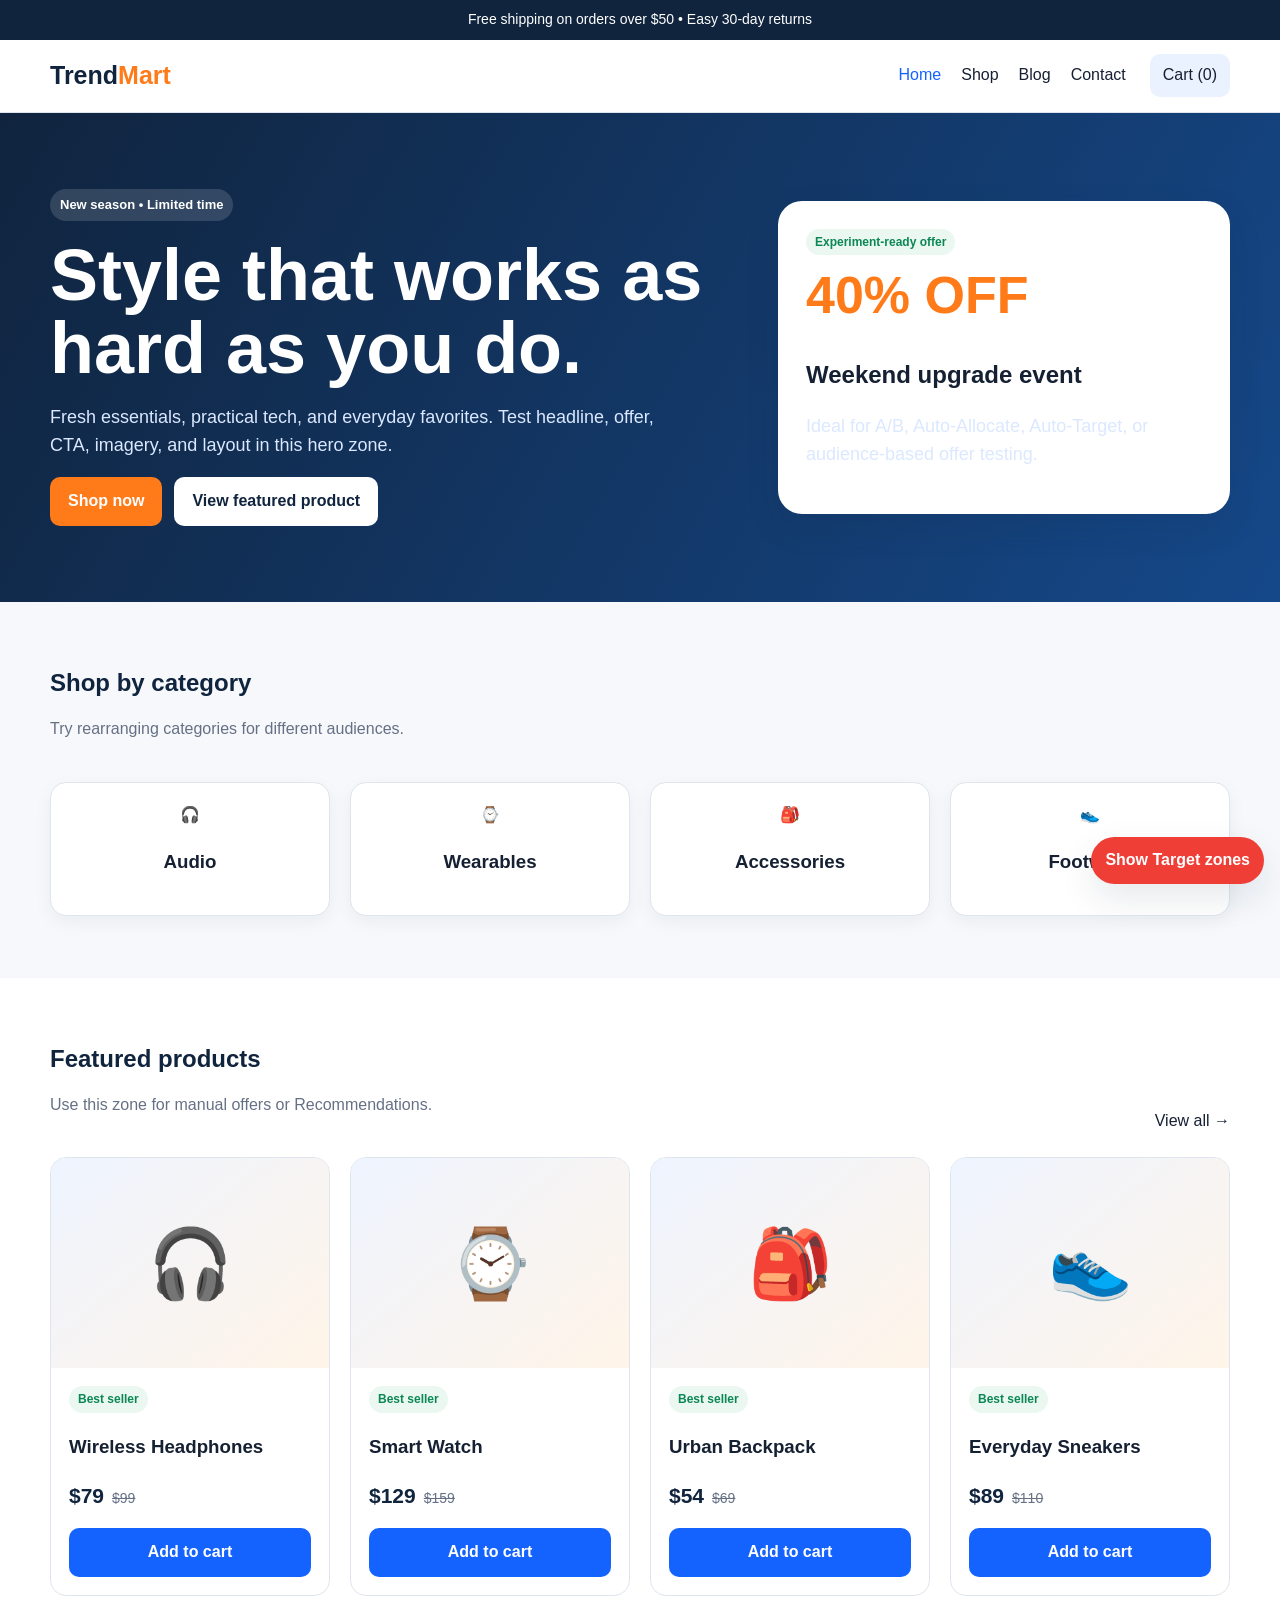
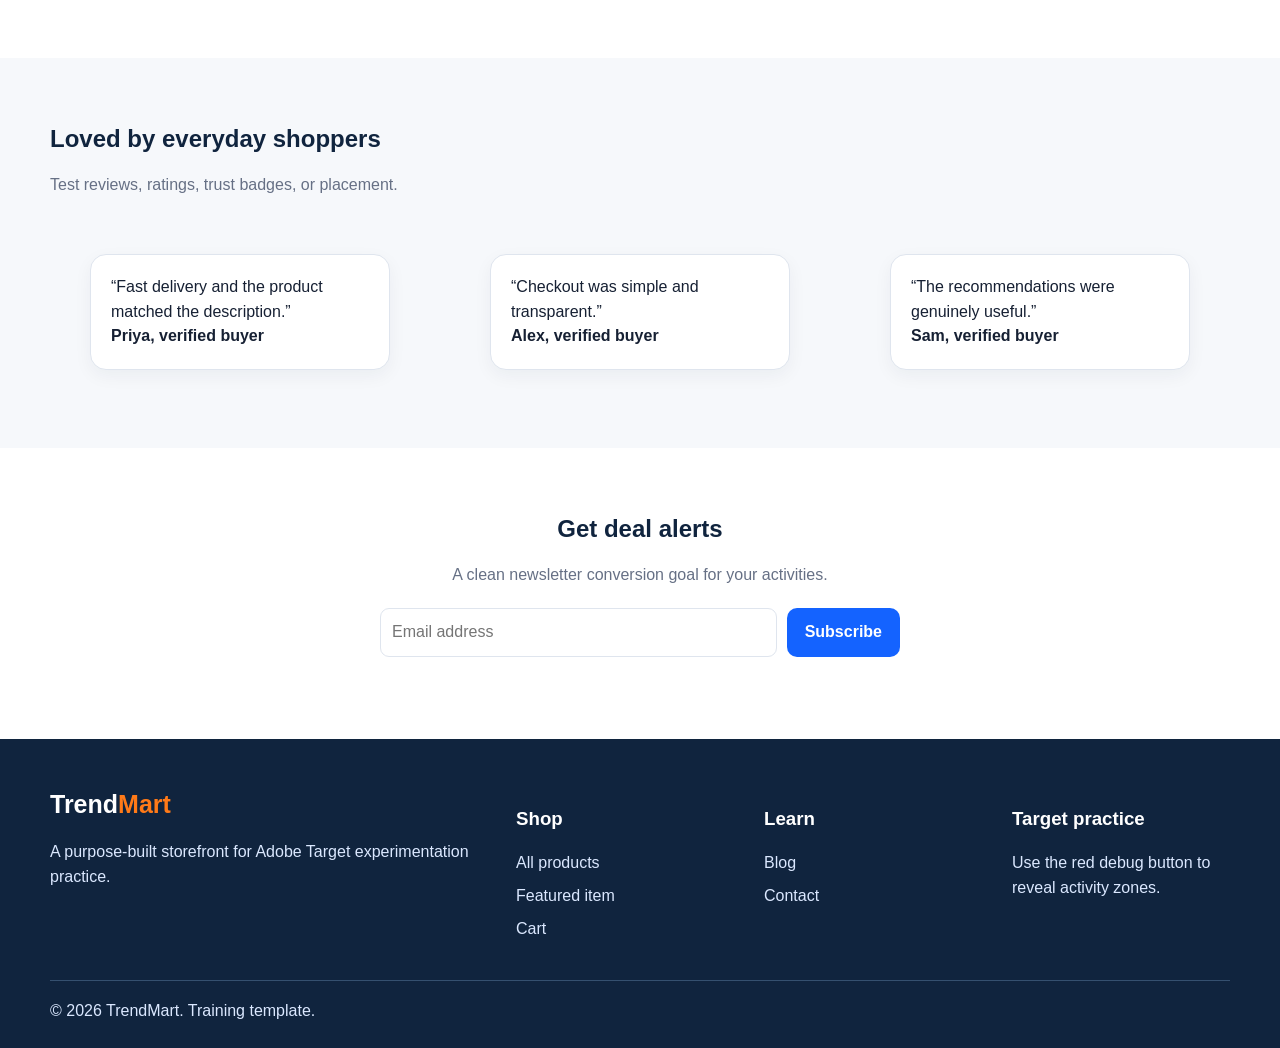
<file: index.html>
<!doctype html><html lang="en"><head><meta charset="utf-8"><meta name="viewport" content="width=device-width,initial-scale=1"><meta name="description" content="TrendMart Adobe Target practice website"><title>Home | TrendMart</title><link rel="stylesheet" href="styles.css"><!-- Add Adobe Tags/Web SDK embed code here -->
<script src="https://assets.adobedtm.com/666644a00be2/cd9afe4ae5f2/launch-7a9c5a2cbb65-development.min.js" async></script>
</head><body>
<div id="promo-bar" class="promo target-zone" data-target-zone="promo-bar">Free shipping on orders over $50 • Easy 30-day returns</div>
<header class="header"><div class="container nav"><a class="logo" href="index.html">Trend<span>Mart</span></a><button class="icon-btn mobile-toggle" aria-label="Toggle navigation">Menu</button><nav id="top-navigation" class="navlinks target-zone" data-target-zone="top-navigation"><a class="active" href="index.html">Home</a><a class="" href="products.html">Shop</a><a class="" href="blog.html">Blog</a><a class="" href="contact.html">Contact</a></nav><a class="icon-btn" href="cart.html" aria-label="Cart">Cart (<span data-cart-count>0</span>)</a></div></header>
<main>
<section id="hero-banner" class="hero target-zone" data-target-zone="hero-banner"><div class="container hero-grid"><div><span class="eyebrow">New season • Limited time</span><h1>Style that works as hard as you do.</h1><p>Fresh essentials, practical tech, and everyday favorites. Test headline, offer, CTA, imagery, and layout in this hero zone.</p><div style="display:flex;gap:12px;flex-wrap:wrap"><a class="btn orange" href="products.html" data-track="hero-shop-now">Shop now</a><a class="btn secondary" href="product.html" data-track="hero-learn-more">View featured product</a></div></div><div class="hero-card"><span class="badge">Experiment-ready offer</span><div class="deal">40% OFF</div><h2>Weekend upgrade event</h2><p class="muted">Ideal for A/B, Auto-Allocate, Auto-Target, or audience-based offer testing.</p></div></div></section>
<section class="section"><div class="container"><div class="section-head"><div><h2>Shop by category</h2><p class="muted">Try rearranging categories for different audiences.</p></div></div><div class="grid grid-4"><div class="card center">🎧<h3>Audio</h3></div><div class="card center">⌚<h3>Wearables</h3></div><div class="card center">🎒<h3>Accessories</h3></div><div class="card center">👟<h3>Footwear</h3></div></div></div></section>
<section id="featured-products" class="section white target-zone" data-target-zone="featured-products"><div class="container"><div class="section-head"><div><h2>Featured products</h2><p class="muted">Use this zone for manual offers or Recommendations.</p></div><a href="products.html">View all →</a></div><div class="grid grid-4"><article class="product-card"><a href="product.html"><div class="product-img">🎧</div></a><div class="product-info"><span class="badge">Best seller</span><h3>Wireless Headphones</h3><p><span class="price">$79</span><span class="old">$99</span></p><button class="btn full" data-add-cart data-sku="audio-101">Add to cart</button></div></article><article class="product-card"><a href="product.html"><div class="product-img">⌚</div></a><div class="product-info"><span class="badge">Best seller</span><h3>Smart Watch</h3><p><span class="price">$129</span><span class="old">$159</span></p><button class="btn full" data-add-cart data-sku="watch-201">Add to cart</button></div></article><article class="product-card"><a href="product.html"><div class="product-img">🎒</div></a><div class="product-info"><span class="badge">Best seller</span><h3>Urban Backpack</h3><p><span class="price">$54</span><span class="old">$69</span></p><button class="btn full" data-add-cart data-sku="bag-301">Add to cart</button></div></article><article class="product-card"><a href="product.html"><div class="product-img">👟</div></a><div class="product-info"><span class="badge">Best seller</span><h3>Everyday Sneakers</h3><p><span class="price">$89</span><span class="old">$110</span></p><button class="btn full" data-add-cart data-sku="shoe-401">Add to cart</button></div></article></div></div></section>
<section id="social-proof" class="section target-zone" data-target-zone="social-proof"><div class="container"><div class="section-head"><div><h2>Loved by everyday shoppers</h2><p class="muted">Test reviews, ratings, trust badges, or placement.</p></div></div><div class="grid grid-3"><blockquote class="card">“Fast delivery and the product matched the description.”<br><b>Priya, verified buyer</b></blockquote><blockquote class="card">“Checkout was simple and transparent.”<br><b>Alex, verified buyer</b></blockquote><blockquote class="card">“The recommendations were genuinely useful.”<br><b>Sam, verified buyer</b></blockquote></div></div></section>
<section class="section white"><div class="container center"><h2>Get deal alerts</h2><p class="muted">A clean newsletter conversion goal for your activities.</p><form id="newsletterForm" style="display:flex;gap:10px;max-width:520px;margin:20px auto"><input class="field" required type="email" placeholder="Email address" aria-label="Email address"><button class="btn" data-track="newsletter-signup">Subscribe</button></form></div></section></main>
<footer class="footer"><div class="container footer-grid"><div><div class="logo" style="color:white">Trend<span>Mart</span></div><p>A purpose-built storefront for Adobe Target experimentation practice.</p></div><div><h3>Shop</h3><a href="products.html">All products</a><a href="product.html">Featured item</a><a href="cart.html">Cart</a></div><div><h3>Learn</h3><a href="blog.html">Blog</a><a href="contact.html">Contact</a></div><div><h3>Target practice</h3><p>Use the red debug button to reveal activity zones.</p></div></div><div class="container" style="margin-top:30px;border-top:1px solid #35506f;padding-top:18px">© 2026 TrendMart. Training template.</div></footer>
<button id="debugToggle" class="debug-toggle" type="button">Show Target zones</button><div id="toast" class="toast" role="status"></div><script src="app.js"></script></body></html>
</file>
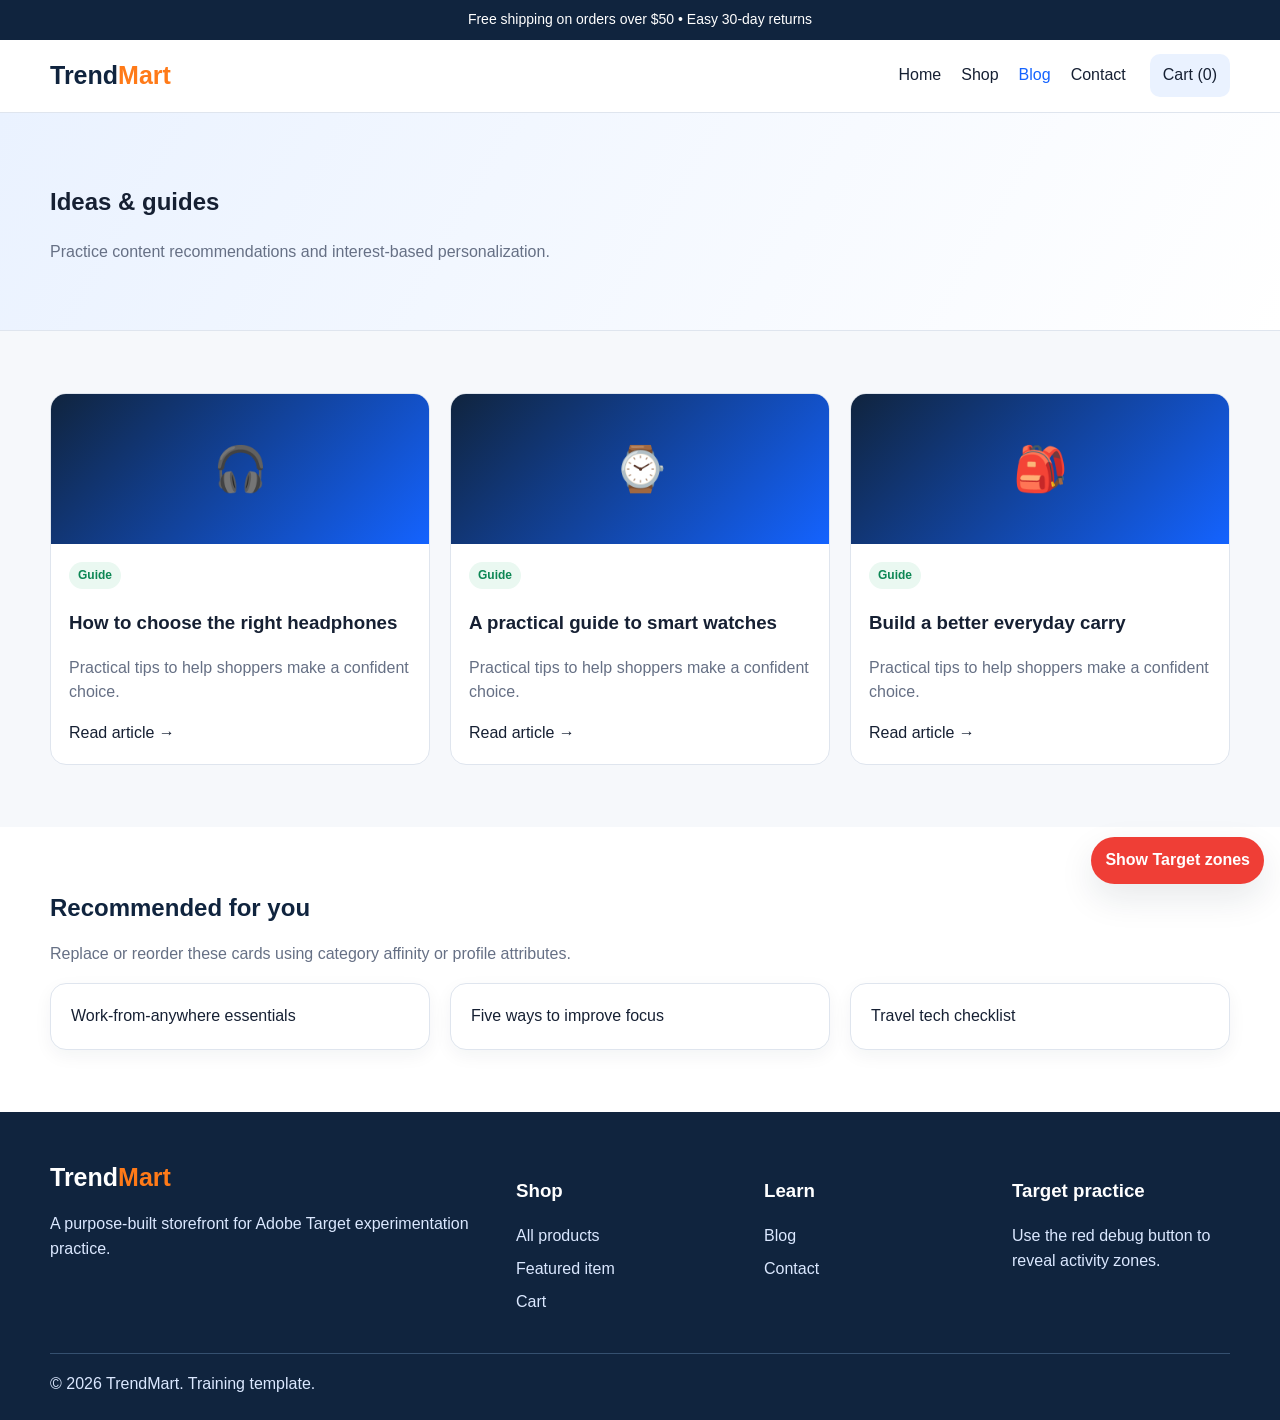
<file: blog.html>
<!doctype html><html lang="en"><head><meta charset="utf-8"><meta name="viewport" content="width=device-width,initial-scale=1"><meta name="description" content="TrendMart Adobe Target practice website"><title>Blog | TrendMart</title><link rel="stylesheet" href="styles.css"><!-- Add Adobe Tags/Web SDK embed code here --></head><body>
<div id="promo-bar" class="promo target-zone" data-target-zone="promo-bar">Free shipping on orders over $50 • Easy 30-day returns</div>
<header class="header"><div class="container nav"><a class="logo" href="index.html">Trend<span>Mart</span></a><button class="icon-btn mobile-toggle" aria-label="Toggle navigation">Menu</button><nav id="top-navigation" class="navlinks target-zone" data-target-zone="top-navigation"><a class="" href="index.html">Home</a><a class="" href="products.html">Shop</a><a class="active" href="blog.html">Blog</a><a class="" href="contact.html">Contact</a></nav><a class="icon-btn" href="cart.html" aria-label="Cart">Cart (<span data-cart-count>0</span>)</a></div></header>
<main><section class="page-hero"><div class="container"><h1>Ideas & guides</h1><p class="muted">Practice content recommendations and interest-based personalization.</p></div></section><section class="section"><div class="container"><div class="grid grid-3"><article class="article-card"><div class="article-img">🎧</div><div class="article-body"><span class="badge">Guide</span><h3>How to choose the right headphones</h3><p class="muted">Practical tips to help shoppers make a confident choice.</p><a href="#">Read article →</a></div></article><article class="article-card"><div class="article-img">⌚</div><div class="article-body"><span class="badge">Guide</span><h3>A practical guide to smart watches</h3><p class="muted">Practical tips to help shoppers make a confident choice.</p><a href="#">Read article →</a></div></article><article class="article-card"><div class="article-img">🎒</div><div class="article-body"><span class="badge">Guide</span><h3>Build a better everyday carry</h3><p class="muted">Practical tips to help shoppers make a confident choice.</p><a href="#">Read article →</a></div></article></div></div></section><section id="recommended-blogs" class="section white target-zone" data-target-zone="recommended-blogs"><div class="container"><h2>Recommended for you</h2><p class="muted">Replace or reorder these cards using category affinity or profile attributes.</p><div class="grid grid-3"><div class="card">Work-from-anywhere essentials</div><div class="card">Five ways to improve focus</div><div class="card">Travel tech checklist</div></div></div></section></main>
<footer class="footer"><div class="container footer-grid"><div><div class="logo" style="color:white">Trend<span>Mart</span></div><p>A purpose-built storefront for Adobe Target experimentation practice.</p></div><div><h3>Shop</h3><a href="products.html">All products</a><a href="product.html">Featured item</a><a href="cart.html">Cart</a></div><div><h3>Learn</h3><a href="blog.html">Blog</a><a href="contact.html">Contact</a></div><div><h3>Target practice</h3><p>Use the red debug button to reveal activity zones.</p></div></div><div class="container" style="margin-top:30px;border-top:1px solid #35506f;padding-top:18px">© 2026 TrendMart. Training template.</div></footer>
<button id="debugToggle" class="debug-toggle" type="button">Show Target zones</button><div id="toast" class="toast" role="status"></div><script src="app.js"></script></body></html>
</file>
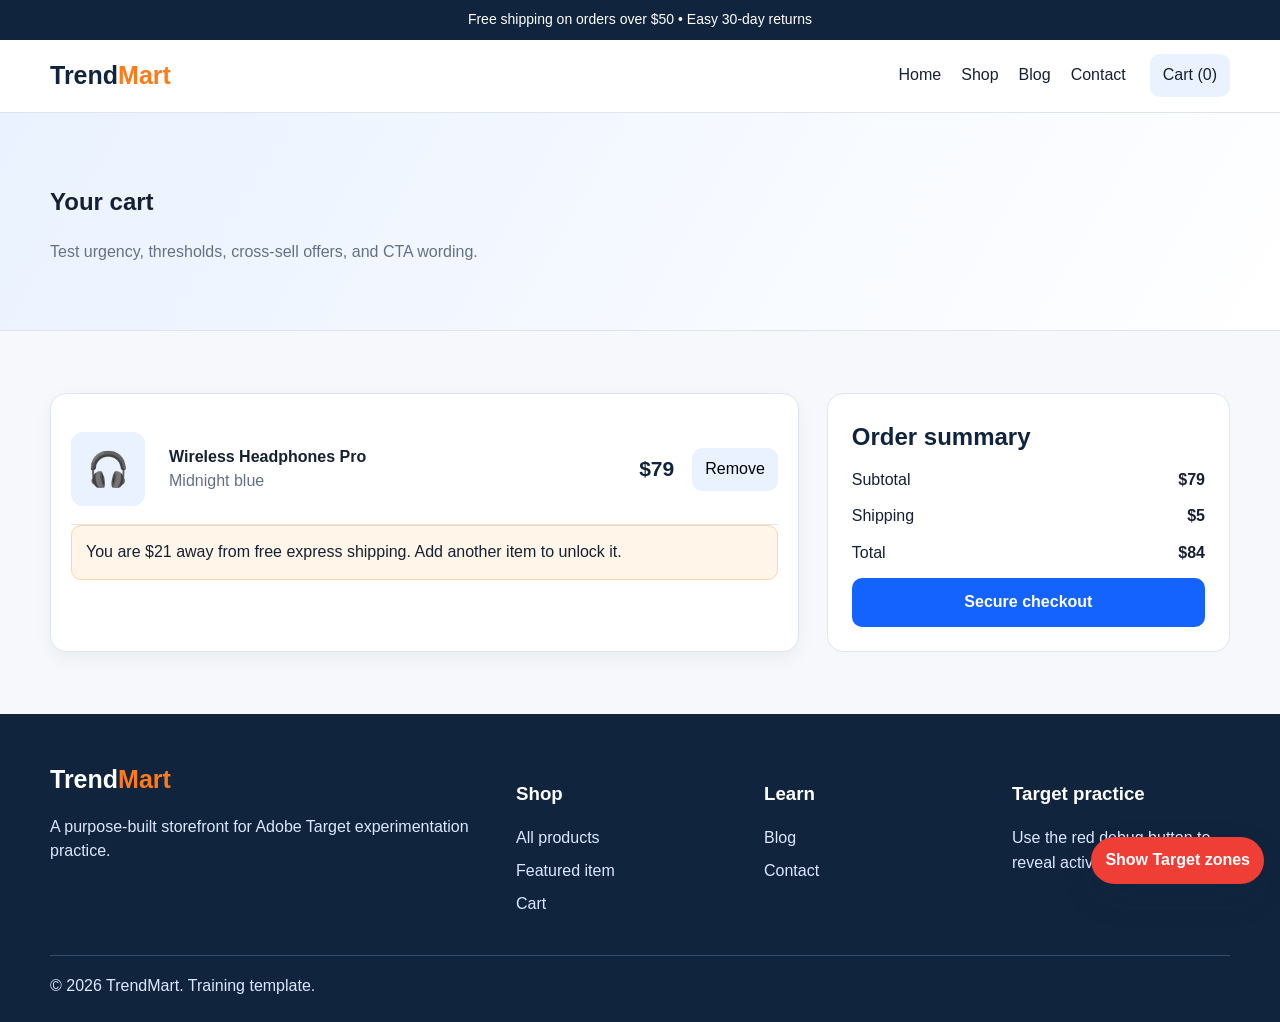
<file: cart.html>
<!doctype html><html lang="en"><head><meta charset="utf-8"><meta name="viewport" content="width=device-width,initial-scale=1"><meta name="description" content="TrendMart Adobe Target practice website"><title>Cart | TrendMart</title><link rel="stylesheet" href="styles.css"><!-- Add Adobe Tags/Web SDK embed code here --></head><body>
<div id="promo-bar" class="promo target-zone" data-target-zone="promo-bar">Free shipping on orders over $50 • Easy 30-day returns</div>
<header class="header"><div class="container nav"><a class="logo" href="index.html">Trend<span>Mart</span></a><button class="icon-btn mobile-toggle" aria-label="Toggle navigation">Menu</button><nav id="top-navigation" class="navlinks target-zone" data-target-zone="top-navigation"><a class="" href="index.html">Home</a><a class="" href="products.html">Shop</a><a class="" href="blog.html">Blog</a><a class="" href="contact.html">Contact</a></nav><a class="icon-btn" href="cart.html" aria-label="Cart">Cart (<span data-cart-count>0</span>)</a></div></header>
<main><section class="page-hero"><div class="container"><h1>Your cart</h1><p class="muted">Test urgency, thresholds, cross-sell offers, and CTA wording.</p></div></section><section class="section"><div class="container checkout"><div class="card"><div class="cart-row"><div class="thumb">🎧</div><div><b>Wireless Headphones Pro</b><div class="muted">Midnight blue</div></div><span class="price">$79</span><button class="icon-btn">Remove</button></div><div id="cart-promotion" class="notice target-zone" data-target-zone="cart-promotion">You are $21 away from free express shipping. Add another item to unlock it.</div></div><aside class="summary"><h2>Order summary</h2><div class="summary-line"><span>Subtotal</span><b>$79</b></div><div class="summary-line"><span>Shipping</span><b>$5</b></div><div class="summary-line"><span>Total</span><b>$84</b></div><div id="checkout-cta" class="target-zone" data-target-zone="checkout-cta"><a class="btn full" href="checkout.html" data-track="checkout-started">Secure checkout</a></div></aside></div></section></main>
<footer class="footer"><div class="container footer-grid"><div><div class="logo" style="color:white">Trend<span>Mart</span></div><p>A purpose-built storefront for Adobe Target experimentation practice.</p></div><div><h3>Shop</h3><a href="products.html">All products</a><a href="product.html">Featured item</a><a href="cart.html">Cart</a></div><div><h3>Learn</h3><a href="blog.html">Blog</a><a href="contact.html">Contact</a></div><div><h3>Target practice</h3><p>Use the red debug button to reveal activity zones.</p></div></div><div class="container" style="margin-top:30px;border-top:1px solid #35506f;padding-top:18px">© 2026 TrendMart. Training template.</div></footer>
<button id="debugToggle" class="debug-toggle" type="button">Show Target zones</button><div id="toast" class="toast" role="status"></div><script src="app.js"></script></body></html>
</file>
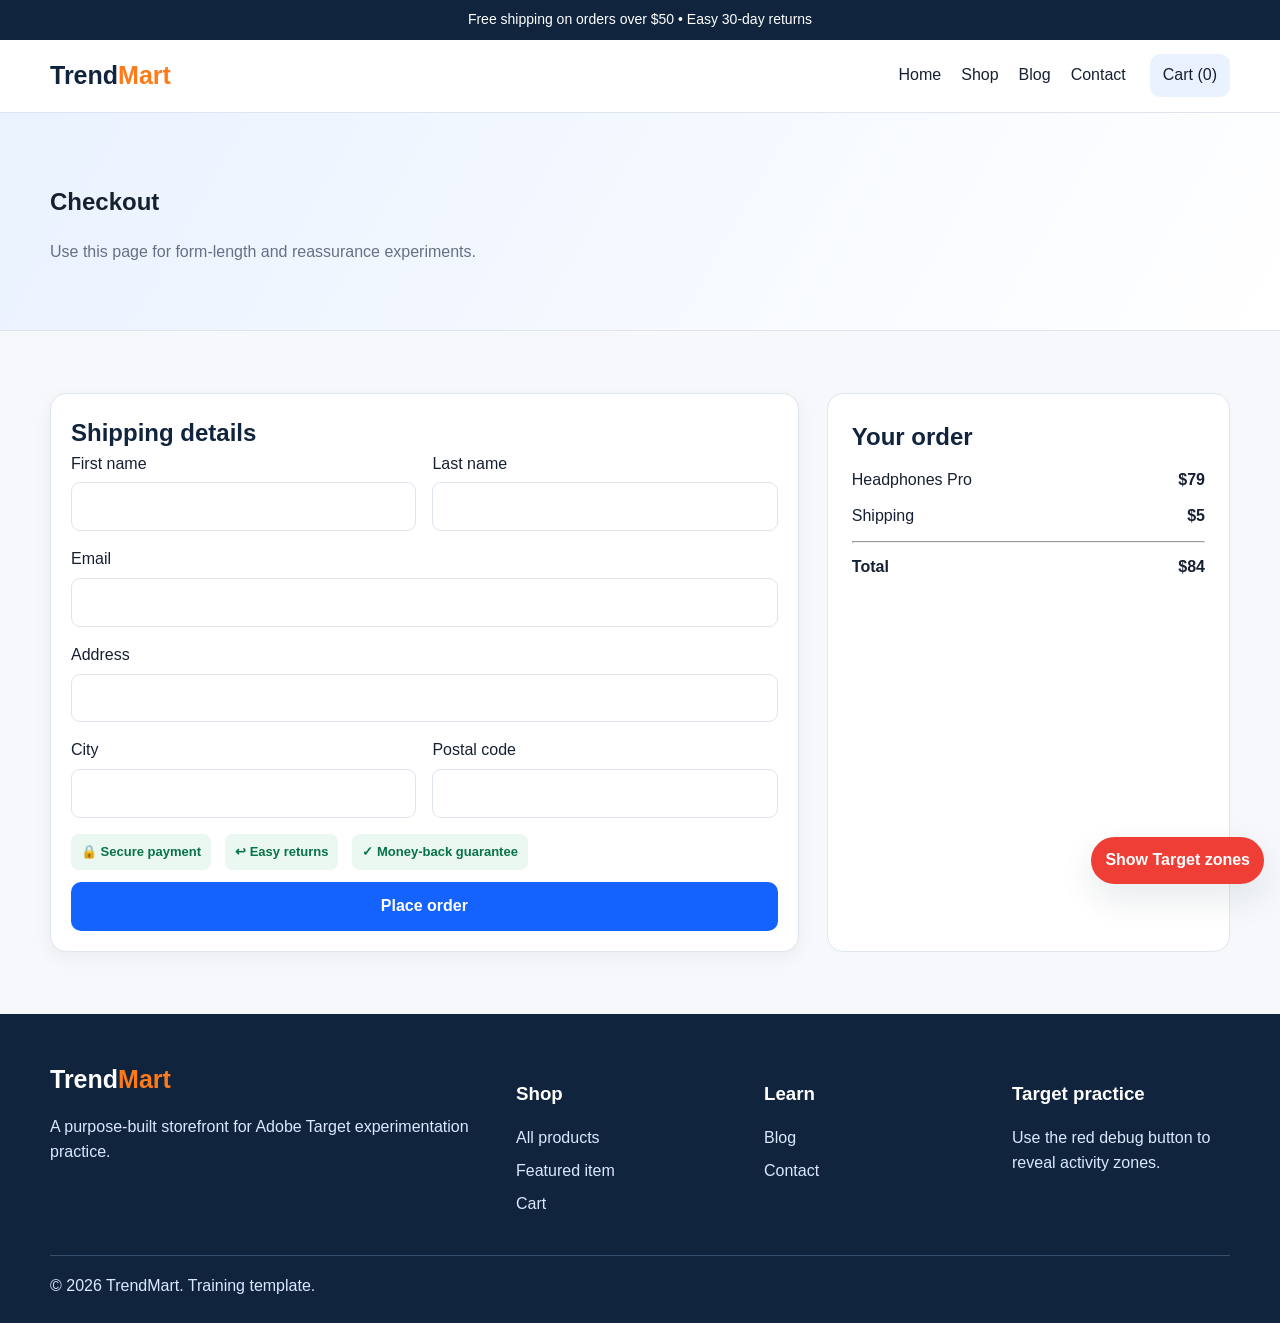
<file: checkout.html>
<!doctype html><html lang="en"><head><meta charset="utf-8"><meta name="viewport" content="width=device-width,initial-scale=1"><meta name="description" content="TrendMart Adobe Target practice website"><title>Checkout | TrendMart</title><link rel="stylesheet" href="styles.css"><!-- Add Adobe Tags/Web SDK embed code here --></head><body>
<div id="promo-bar" class="promo target-zone" data-target-zone="promo-bar">Free shipping on orders over $50 • Easy 30-day returns</div>
<header class="header"><div class="container nav"><a class="logo" href="index.html">Trend<span>Mart</span></a><button class="icon-btn mobile-toggle" aria-label="Toggle navigation">Menu</button><nav id="top-navigation" class="navlinks target-zone" data-target-zone="top-navigation"><a class="" href="index.html">Home</a><a class="" href="products.html">Shop</a><a class="" href="blog.html">Blog</a><a class="" href="contact.html">Contact</a></nav><a class="icon-btn" href="cart.html" aria-label="Cart">Cart (<span data-cart-count>0</span>)</a></div></header>
<main><section class="page-hero"><div class="container"><h1>Checkout</h1><p class="muted">Use this page for form-length and reassurance experiments.</p></div></section><section class="section"><div class="container checkout"><form id="checkoutForm" class="card"><h2>Shipping details</h2><div id="checkout-form" class="form-grid target-zone" data-target-zone="checkout-form"><label class="form-group"><span>First name</span><input class="field" required></label><label class="form-group"><span>Last name</span><input class="field" required></label><label class="form-group wide"><span>Email</span><input class="field" type="email" required></label><label class="form-group wide"><span>Address</span><input class="field" required></label><label class="form-group"><span>City</span><input class="field" required></label><label class="form-group"><span>Postal code</span><input class="field" required></label></div><div id="checkout-trust" class="trust target-zone" data-target-zone="checkout-trust"><span>🔒 Secure payment</span><span>↩ Easy returns</span><span>✓ Money-back guarantee</span></div><div class="spacer"></div><button class="btn full" type="submit" data-track="order-completed">Place order</button></form><aside class="summary"><h2>Your order</h2><div class="summary-line"><span>Headphones Pro</span><b>$79</b></div><div class="summary-line"><span>Shipping</span><b>$5</b></div><hr><div class="summary-line"><b>Total</b><b>$84</b></div></aside></div></section></main>
<footer class="footer"><div class="container footer-grid"><div><div class="logo" style="color:white">Trend<span>Mart</span></div><p>A purpose-built storefront for Adobe Target experimentation practice.</p></div><div><h3>Shop</h3><a href="products.html">All products</a><a href="product.html">Featured item</a><a href="cart.html">Cart</a></div><div><h3>Learn</h3><a href="blog.html">Blog</a><a href="contact.html">Contact</a></div><div><h3>Target practice</h3><p>Use the red debug button to reveal activity zones.</p></div></div><div class="container" style="margin-top:30px;border-top:1px solid #35506f;padding-top:18px">© 2026 TrendMart. Training template.</div></footer>
<button id="debugToggle" class="debug-toggle" type="button">Show Target zones</button><div id="toast" class="toast" role="status"></div><script src="app.js"></script></body></html>
</file>
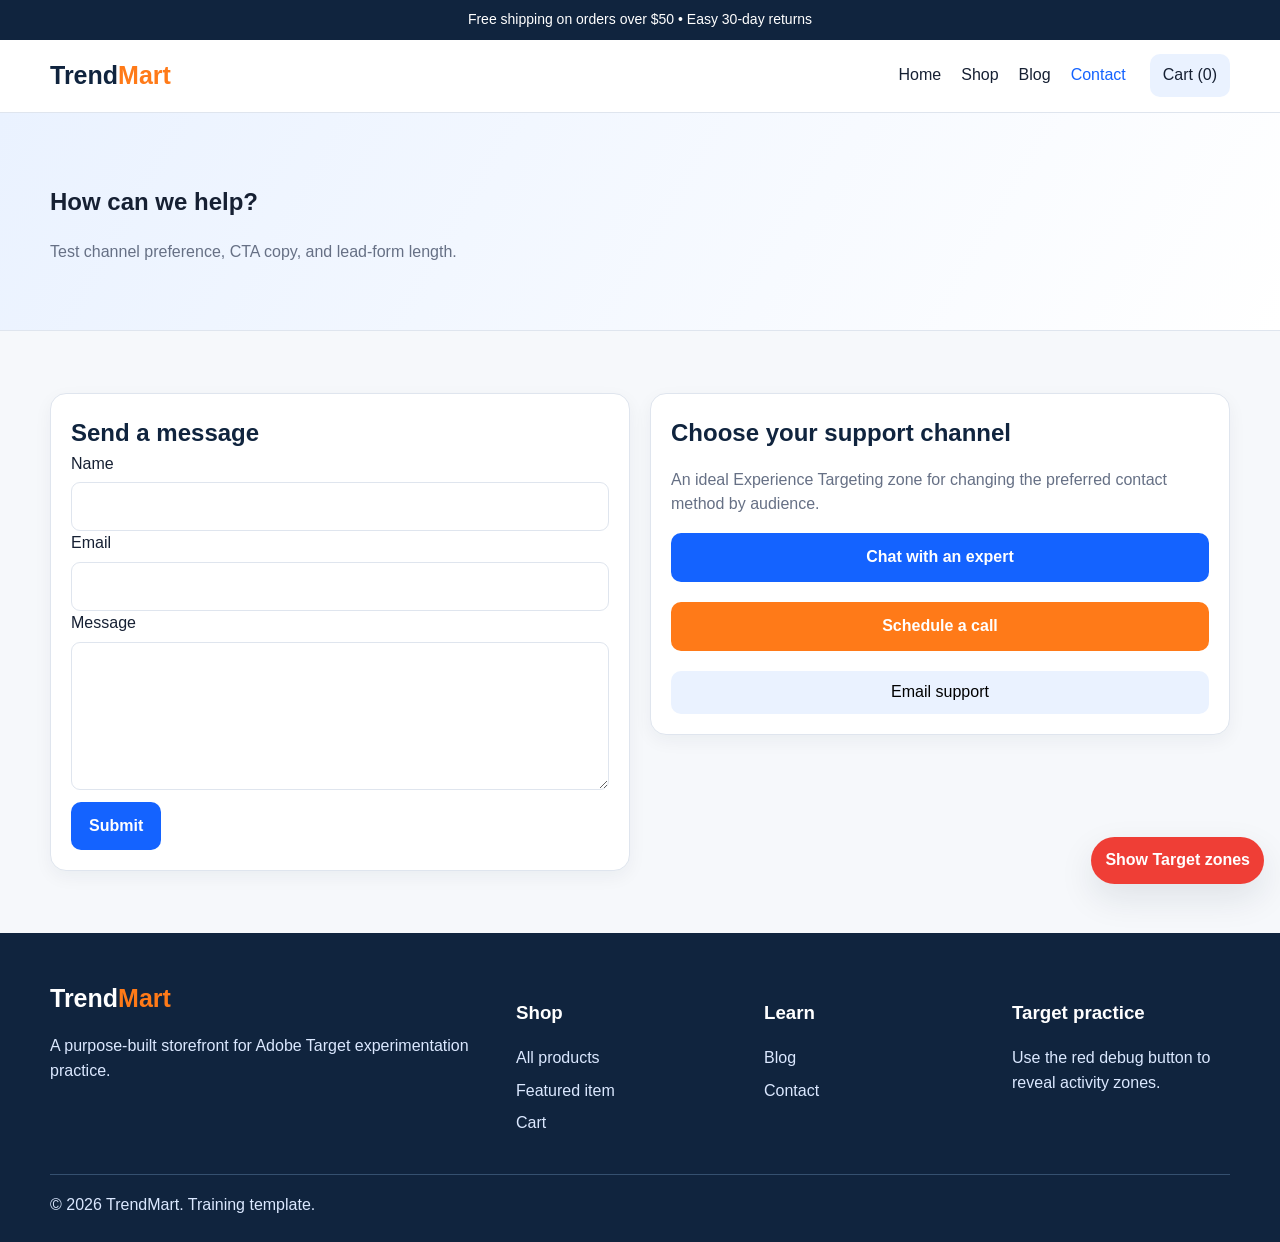
<file: contact.html>
<!doctype html><html lang="en"><head><meta charset="utf-8"><meta name="viewport" content="width=device-width,initial-scale=1"><meta name="description" content="TrendMart Adobe Target practice website"><title>Contact | TrendMart</title><link rel="stylesheet" href="styles.css"><!-- Add Adobe Tags/Web SDK embed code here --></head><body>
<div id="promo-bar" class="promo target-zone" data-target-zone="promo-bar">Free shipping on orders over $50 • Easy 30-day returns</div>
<header class="header"><div class="container nav"><a class="logo" href="index.html">Trend<span>Mart</span></a><button class="icon-btn mobile-toggle" aria-label="Toggle navigation">Menu</button><nav id="top-navigation" class="navlinks target-zone" data-target-zone="top-navigation"><a class="" href="index.html">Home</a><a class="" href="products.html">Shop</a><a class="" href="blog.html">Blog</a><a class="active" href="contact.html">Contact</a></nav><a class="icon-btn" href="cart.html" aria-label="Cart">Cart (<span data-cart-count>0</span>)</a></div></header>
<main><section class="page-hero"><div class="container"><h1>How can we help?</h1><p class="muted">Test channel preference, CTA copy, and lead-form length.</p></div></section><section class="section"><div class="container grid grid-2"><form class="card"><h2>Send a message</h2><label class="form-group"><span>Name</span><input class="field" required></label><label class="form-group"><span>Email</span><input class="field" type="email" required></label><label class="form-group"><span>Message</span><textarea class="field" rows="5" required></textarea></label><div class="spacer"></div><button class="btn" type="button" onclick="toast('Message submitted!')">Submit</button></form><div id="contact-cta" class="target-zone" data-target-zone="contact-cta"><div class="card"><h2>Choose your support channel</h2><p class="muted">An ideal Experience Targeting zone for changing the preferred contact method by audience.</p><div class="grid"><button class="btn" data-track="support-chat">Chat with an expert</button><button class="btn orange" data-track="support-call">Schedule a call</button><button class="icon-btn" data-track="support-email">Email support</button></div></div></div></div></section></main>
<footer class="footer"><div class="container footer-grid"><div><div class="logo" style="color:white">Trend<span>Mart</span></div><p>A purpose-built storefront for Adobe Target experimentation practice.</p></div><div><h3>Shop</h3><a href="products.html">All products</a><a href="product.html">Featured item</a><a href="cart.html">Cart</a></div><div><h3>Learn</h3><a href="blog.html">Blog</a><a href="contact.html">Contact</a></div><div><h3>Target practice</h3><p>Use the red debug button to reveal activity zones.</p></div></div><div class="container" style="margin-top:30px;border-top:1px solid #35506f;padding-top:18px">© 2026 TrendMart. Training template.</div></footer>
<button id="debugToggle" class="debug-toggle" type="button">Show Target zones</button><div id="toast" class="toast" role="status"></div><script src="app.js"></script></body></html>
</file>
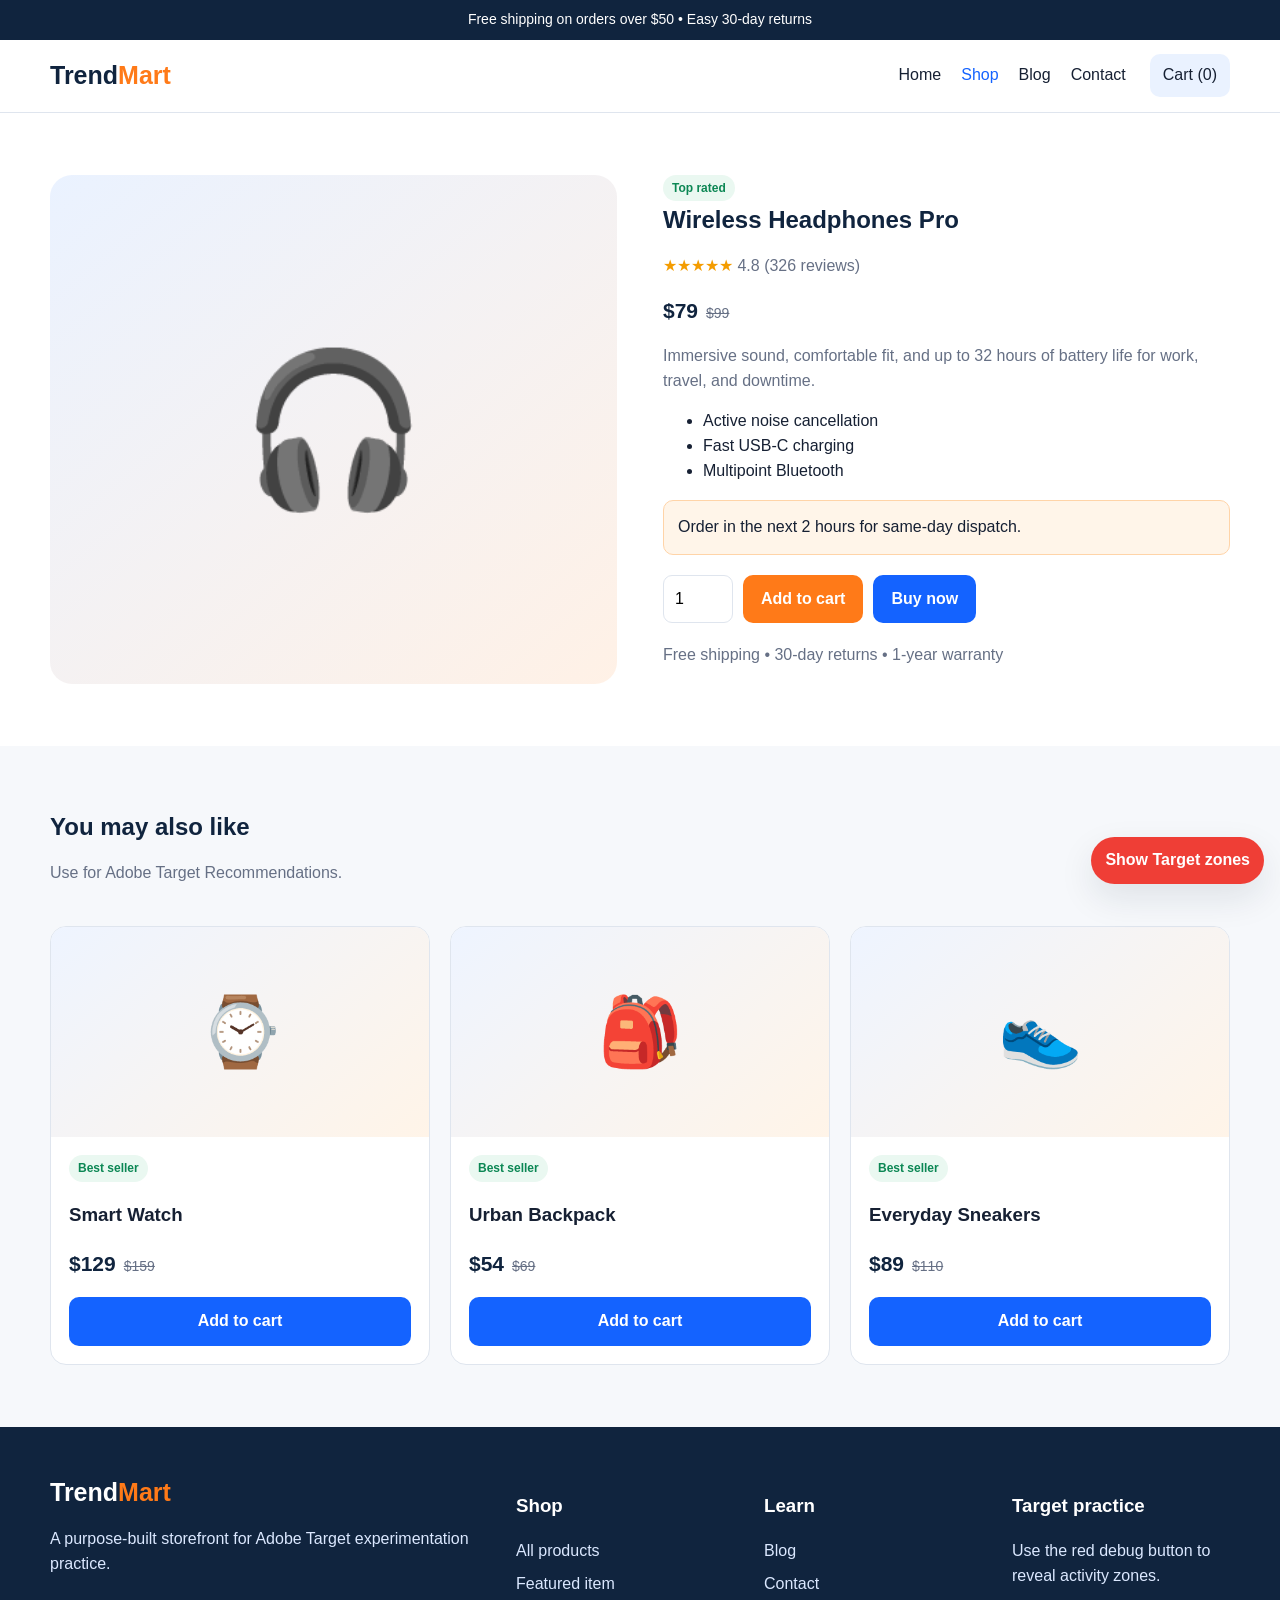
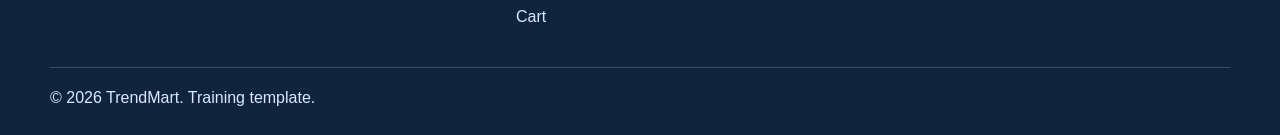
<file: product.html>
<!doctype html><html lang="en"><head><meta charset="utf-8"><meta name="viewport" content="width=device-width,initial-scale=1"><meta name="description" content="TrendMart Adobe Target practice website"><title>Wireless Headphones | TrendMart</title><link rel="stylesheet" href="styles.css"><!-- Add Adobe Tags/Web SDK embed code here --></head><body>
<div id="promo-bar" class="promo target-zone" data-target-zone="promo-bar">Free shipping on orders over $50 • Easy 30-day returns</div>
<header class="header"><div class="container nav"><a class="logo" href="index.html">Trend<span>Mart</span></a><button class="icon-btn mobile-toggle" aria-label="Toggle navigation">Menu</button><nav id="top-navigation" class="navlinks target-zone" data-target-zone="top-navigation"><a class="" href="index.html">Home</a><a class="active" href="products.html">Shop</a><a class="" href="blog.html">Blog</a><a class="" href="contact.html">Contact</a></nav><a class="icon-btn" href="cart.html" aria-label="Cart">Cart (<span data-cart-count>0</span>)</a></div></header>
<main><section class="section white"><div class="container pdp"><div id="pdp-gallery" class="gallery target-zone" data-target-zone="pdp-gallery">🎧</div><div><span class="badge">Top rated</span><h1>Wireless Headphones Pro</h1><p class="rating">★★★★★ <span class="muted">4.8 (326 reviews)</span></p><p><span class="price">$79</span><span class="old">$99</span></p><div id="pdp-description" class="target-zone" data-target-zone="pdp-description"><p class="muted">Immersive sound, comfortable fit, and up to 32 hours of battery life for work, travel, and downtime.</p><ul><li>Active noise cancellation</li><li>Fast USB-C charging</li><li>Multipoint Bluetooth</li></ul></div><div class="notice">Order in the next 2 hours for same-day dispatch.</div><div id="add-to-cart-section" class="quantity target-zone" data-target-zone="add-to-cart-section"><input class="field" type="number" min="1" value="1" aria-label="Quantity"><button class="btn orange" data-add-cart data-sku="audio-101">Add to cart</button><button class="btn" data-track="buy-now">Buy now</button></div><p class="muted">Free shipping • 30-day returns • 1-year warranty</p></div></div></section><section id="related-products" class="section target-zone" data-target-zone="related-products"><div class="container"><div class="section-head"><div><h2>You may also like</h2><p class="muted">Use for Adobe Target Recommendations.</p></div></div><div class="grid grid-3"><article class="product-card"><a href="product.html"><div class="product-img">⌚</div></a><div class="product-info"><span class="badge">Best seller</span><h3>Smart Watch</h3><p><span class="price">$129</span><span class="old">$159</span></p><button class="btn full" data-add-cart data-sku="watch-201">Add to cart</button></div></article><article class="product-card"><a href="product.html"><div class="product-img">🎒</div></a><div class="product-info"><span class="badge">Best seller</span><h3>Urban Backpack</h3><p><span class="price">$54</span><span class="old">$69</span></p><button class="btn full" data-add-cart data-sku="bag-301">Add to cart</button></div></article><article class="product-card"><a href="product.html"><div class="product-img">👟</div></a><div class="product-info"><span class="badge">Best seller</span><h3>Everyday Sneakers</h3><p><span class="price">$89</span><span class="old">$110</span></p><button class="btn full" data-add-cart data-sku="shoe-401">Add to cart</button></div></article></div></div></section></main>
<footer class="footer"><div class="container footer-grid"><div><div class="logo" style="color:white">Trend<span>Mart</span></div><p>A purpose-built storefront for Adobe Target experimentation practice.</p></div><div><h3>Shop</h3><a href="products.html">All products</a><a href="product.html">Featured item</a><a href="cart.html">Cart</a></div><div><h3>Learn</h3><a href="blog.html">Blog</a><a href="contact.html">Contact</a></div><div><h3>Target practice</h3><p>Use the red debug button to reveal activity zones.</p></div></div><div class="container" style="margin-top:30px;border-top:1px solid #35506f;padding-top:18px">© 2026 TrendMart. Training template.</div></footer>
<button id="debugToggle" class="debug-toggle" type="button">Show Target zones</button><div id="toast" class="toast" role="status"></div><script src="app.js"></script></body></html>
</file>
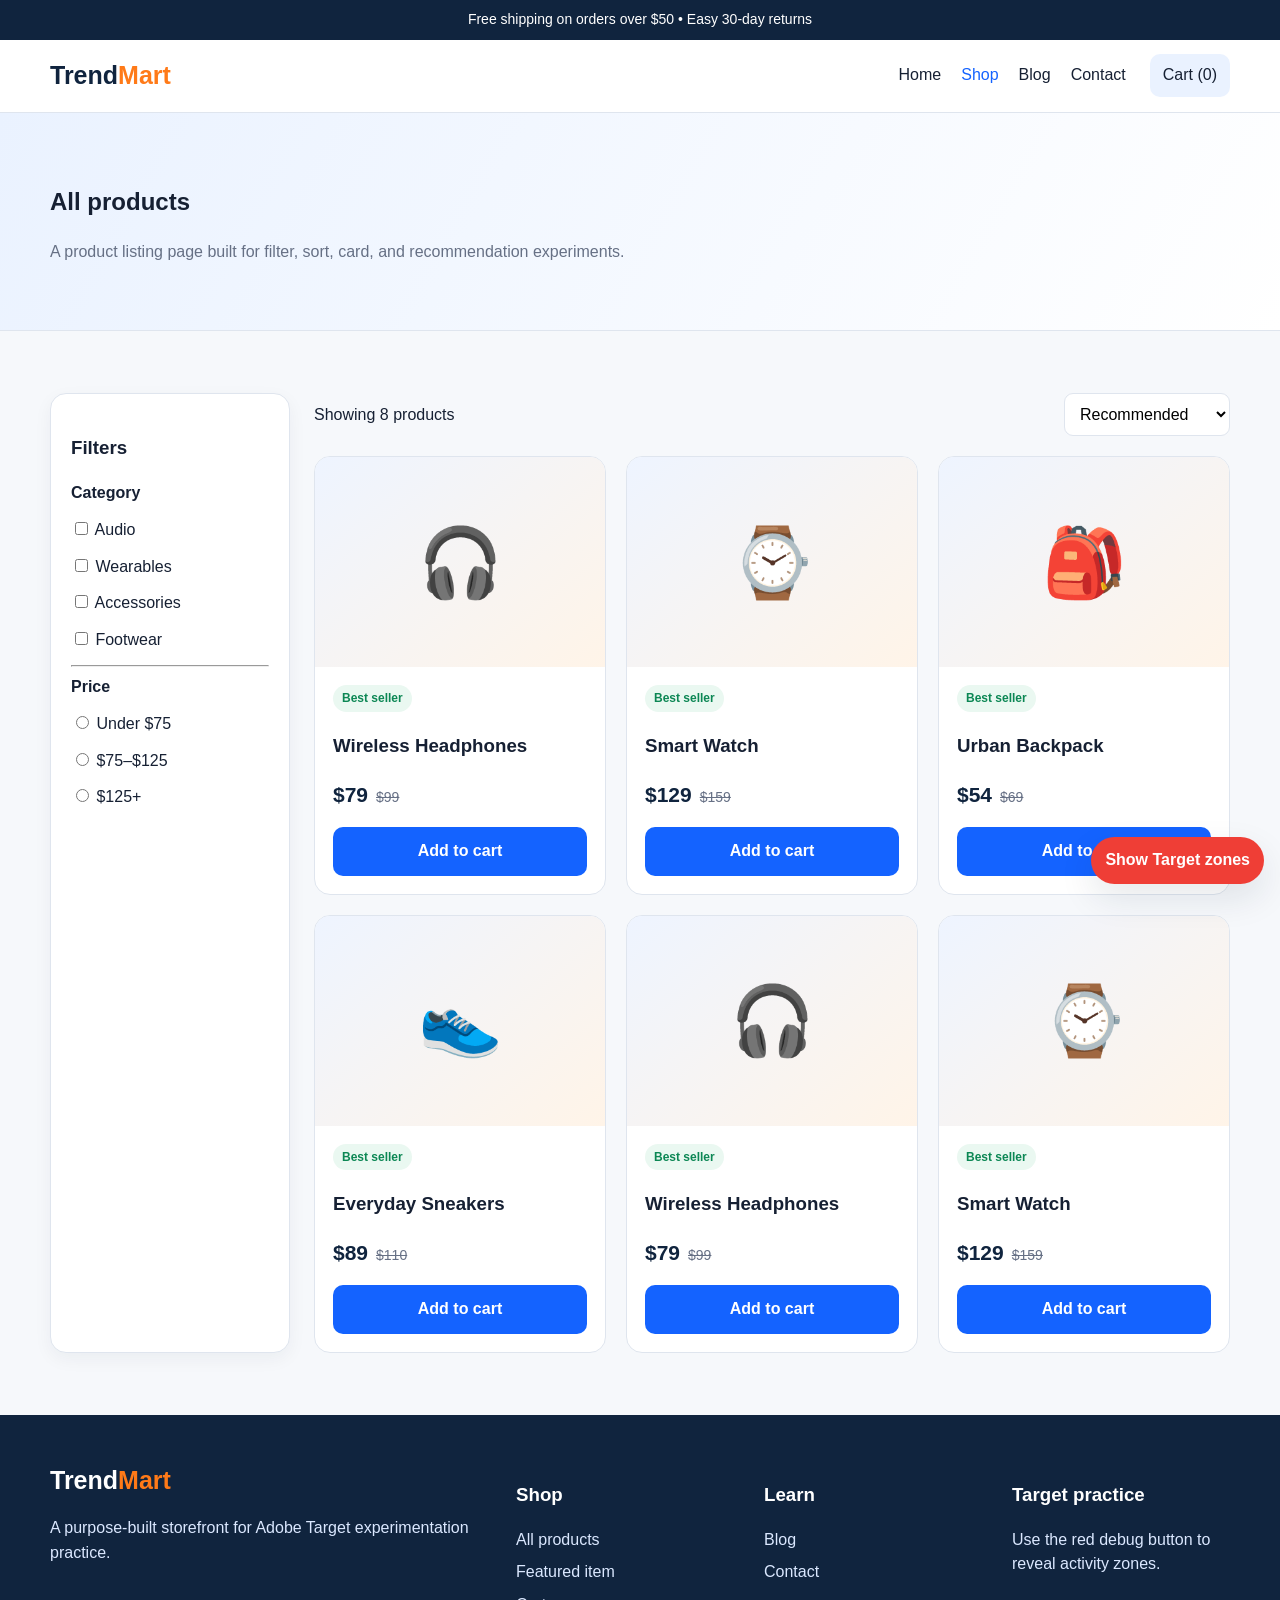
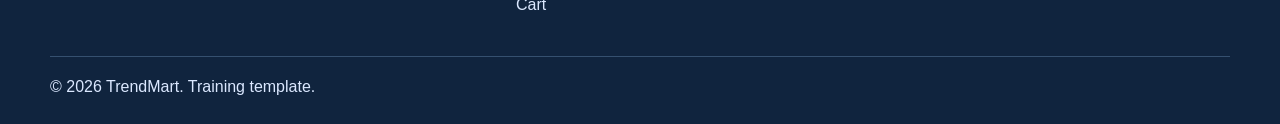
<file: products.html>
<!doctype html><html lang="en"><head><meta charset="utf-8"><meta name="viewport" content="width=device-width,initial-scale=1"><meta name="description" content="TrendMart Adobe Target practice website"><title>Shop | TrendMart</title><link rel="stylesheet" href="styles.css"><!-- Add Adobe Tags/Web SDK embed code here --></head><body>
<div id="promo-bar" class="promo target-zone" data-target-zone="promo-bar">Free shipping on orders over $50 • Easy 30-day returns</div>
<header class="header"><div class="container nav"><a class="logo" href="index.html">Trend<span>Mart</span></a><button class="icon-btn mobile-toggle" aria-label="Toggle navigation">Menu</button><nav id="top-navigation" class="navlinks target-zone" data-target-zone="top-navigation"><a class="" href="index.html">Home</a><a class="active" href="products.html">Shop</a><a class="" href="blog.html">Blog</a><a class="" href="contact.html">Contact</a></nav><a class="icon-btn" href="cart.html" aria-label="Cart">Cart (<span data-cart-count>0</span>)</a></div></header>
<main><section class="page-hero"><div class="container"><h1>All products</h1><p class="muted">A product listing page built for filter, sort, card, and recommendation experiments.</p></div></section><section class="section"><div class="container plp"><aside id="product-filters" class="card filter target-zone" data-target-zone="product-filters"><h3>Filters</h3><b>Category</b><label><input type="checkbox"> Audio</label><label><input type="checkbox"> Wearables</label><label><input type="checkbox"> Accessories</label><label><input type="checkbox"> Footwear</label><hr><b>Price</b><label><input type="radio" name="p"> Under $75</label><label><input type="radio" name="p"> $75–$125</label><label><input type="radio" name="p"> $125+</label></aside><div><div id="sort-options" class="toolbar target-zone" data-target-zone="sort-options"><span>Showing 8 products</span><select aria-label="Sort products"><option>Recommended</option><option>Price: low to high</option><option>Price: high to low</option><option>Best sellers</option></select></div><div id="product-grid" class="grid grid-3 target-zone" data-target-zone="product-grid"><article class="product-card"><a href="product.html"><div class="product-img">🎧</div></a><div class="product-info"><span class="badge">Best seller</span><h3>Wireless Headphones</h3><p><span class="price">$79</span><span class="old">$99</span></p><button class="btn full" data-add-cart data-sku="audio-101">Add to cart</button></div></article><article class="product-card"><a href="product.html"><div class="product-img">⌚</div></a><div class="product-info"><span class="badge">Best seller</span><h3>Smart Watch</h3><p><span class="price">$129</span><span class="old">$159</span></p><button class="btn full" data-add-cart data-sku="watch-201">Add to cart</button></div></article><article class="product-card"><a href="product.html"><div class="product-img">🎒</div></a><div class="product-info"><span class="badge">Best seller</span><h3>Urban Backpack</h3><p><span class="price">$54</span><span class="old">$69</span></p><button class="btn full" data-add-cart data-sku="bag-301">Add to cart</button></div></article><article class="product-card"><a href="product.html"><div class="product-img">👟</div></a><div class="product-info"><span class="badge">Best seller</span><h3>Everyday Sneakers</h3><p><span class="price">$89</span><span class="old">$110</span></p><button class="btn full" data-add-cart data-sku="shoe-401">Add to cart</button></div></article><article class="product-card"><a href="product.html"><div class="product-img">🎧</div></a><div class="product-info"><span class="badge">Best seller</span><h3>Wireless Headphones</h3><p><span class="price">$79</span><span class="old">$99</span></p><button class="btn full" data-add-cart data-sku="audio-101">Add to cart</button></div></article><article class="product-card"><a href="product.html"><div class="product-img">⌚</div></a><div class="product-info"><span class="badge">Best seller</span><h3>Smart Watch</h3><p><span class="price">$129</span><span class="old">$159</span></p><button class="btn full" data-add-cart data-sku="watch-201">Add to cart</button></div></article></div></div></div></section></main>
<footer class="footer"><div class="container footer-grid"><div><div class="logo" style="color:white">Trend<span>Mart</span></div><p>A purpose-built storefront for Adobe Target experimentation practice.</p></div><div><h3>Shop</h3><a href="products.html">All products</a><a href="product.html">Featured item</a><a href="cart.html">Cart</a></div><div><h3>Learn</h3><a href="blog.html">Blog</a><a href="contact.html">Contact</a></div><div><h3>Target practice</h3><p>Use the red debug button to reveal activity zones.</p></div></div><div class="container" style="margin-top:30px;border-top:1px solid #35506f;padding-top:18px">© 2026 TrendMart. Training template.</div></footer>
<button id="debugToggle" class="debug-toggle" type="button">Show Target zones</button><div id="toast" class="toast" role="status"></div><script src="app.js"></script></body></html>
</file>
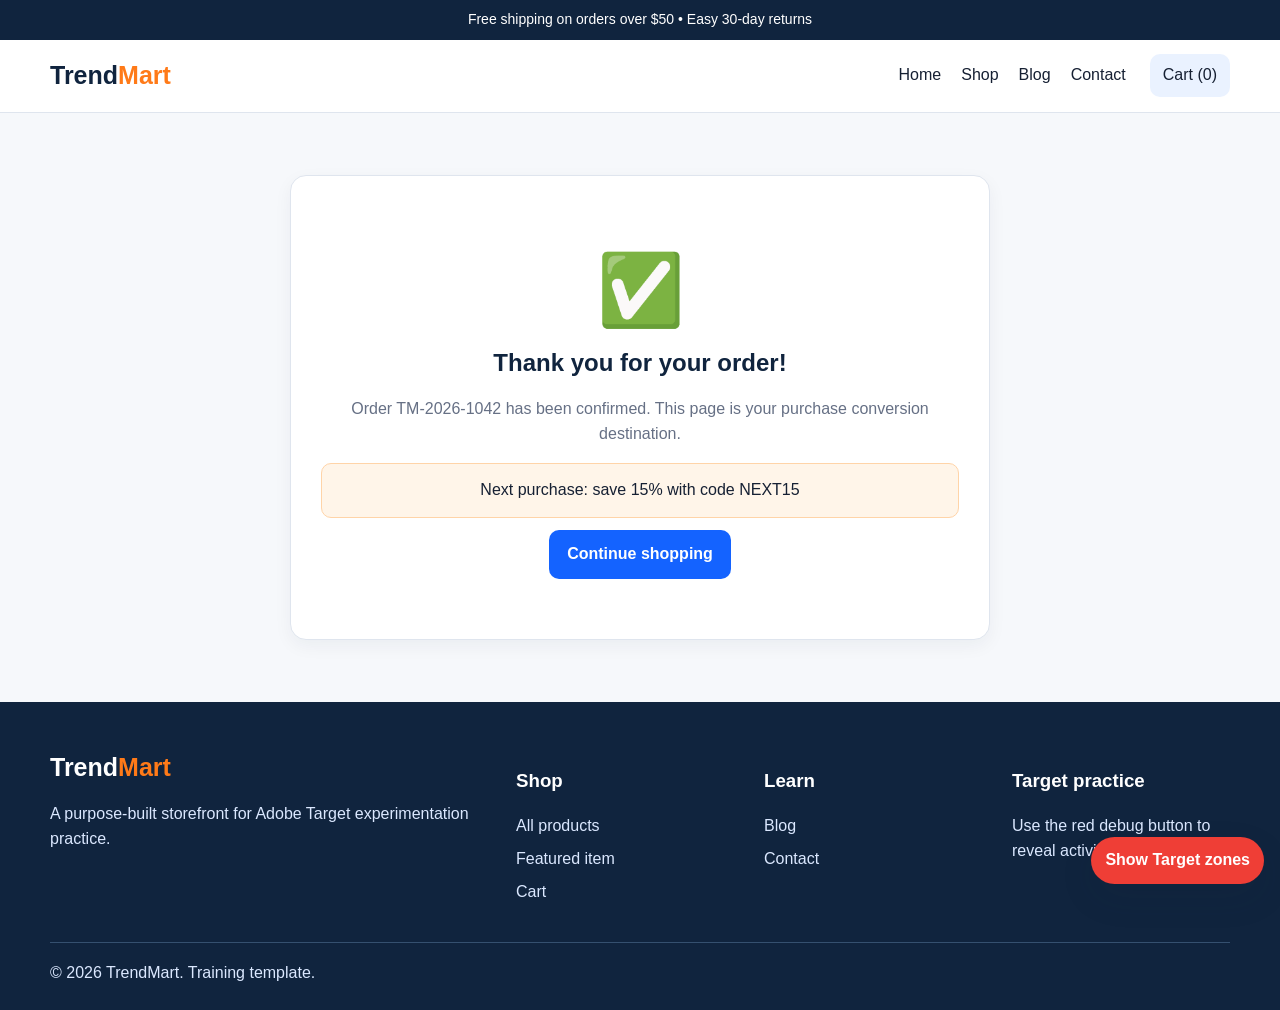
<file: thank-you.html>
<!doctype html><html lang="en"><head><meta charset="utf-8"><meta name="viewport" content="width=device-width,initial-scale=1"><meta name="description" content="TrendMart Adobe Target practice website"><title>Order confirmed | TrendMart</title><link rel="stylesheet" href="styles.css"><!-- Add Adobe Tags/Web SDK embed code here --></head><body>
<div id="promo-bar" class="promo target-zone" data-target-zone="promo-bar">Free shipping on orders over $50 • Easy 30-day returns</div>
<header class="header"><div class="container nav"><a class="logo" href="index.html">Trend<span>Mart</span></a><button class="icon-btn mobile-toggle" aria-label="Toggle navigation">Menu</button><nav id="top-navigation" class="navlinks target-zone" data-target-zone="top-navigation"><a class="" href="index.html">Home</a><a class="" href="products.html">Shop</a><a class="" href="blog.html">Blog</a><a class="" href="contact.html">Contact</a></nav><a class="icon-btn" href="cart.html" aria-label="Cart">Cart (<span data-cart-count>0</span>)</a></div></header>
<main><section class="section"><div class="container"><div class="card center" style="max-width:700px;margin:auto;padding:60px 30px"><div style="font-size:70px">✅</div><h1>Thank you for your order!</h1><p class="muted">Order TM-2026-1042 has been confirmed. This page is your purchase conversion destination.</p><div id="confirmation-offer" class="notice target-zone" data-target-zone="confirmation-offer">Next purchase: save 15% with code NEXT15</div><div class="spacer"></div><a class="btn" href="products.html">Continue shopping</a></div></div></section></main>
<footer class="footer"><div class="container footer-grid"><div><div class="logo" style="color:white">Trend<span>Mart</span></div><p>A purpose-built storefront for Adobe Target experimentation practice.</p></div><div><h3>Shop</h3><a href="products.html">All products</a><a href="product.html">Featured item</a><a href="cart.html">Cart</a></div><div><h3>Learn</h3><a href="blog.html">Blog</a><a href="contact.html">Contact</a></div><div><h3>Target practice</h3><p>Use the red debug button to reveal activity zones.</p></div></div><div class="container" style="margin-top:30px;border-top:1px solid #35506f;padding-top:18px">© 2026 TrendMart. Training template.</div></footer>
<button id="debugToggle" class="debug-toggle" type="button">Show Target zones</button><div id="toast" class="toast" role="status"></div><script src="app.js"></script></body></html>
</file>
<file: styles.css>
:root{--navy:#10243e;--blue:#1463ff;--sky:#eaf2ff;--orange:#ff7a18;--green:#0c8754;--ink:#162033;--muted:#667085;--line:#dfe5ee;--surface:#fff;--bg:#f6f8fb;--shadow:0 14px 35px rgba(16,36,62,.10)}
*{box-sizing:border-box}html{scroll-behavior:smooth}body{margin:0;font-family:Inter,Segoe UI,Arial,sans-serif;color:var(--ink);background:var(--bg);line-height:1.55}a{color:inherit;text-decoration:none}button,input,select,textarea{font:inherit}.container{width:min(1180px,calc(100% - 32px));margin:auto}.promo{background:var(--navy);color:#fff;text-align:center;padding:9px 16px;font-size:14px}.header{background:#fff;position:sticky;top:0;z-index:20;border-bottom:1px solid var(--line)}.nav{display:flex;align-items:center;gap:24px;min-height:72px}.logo{font-weight:900;font-size:25px;color:var(--navy)}.logo span{color:var(--orange)}.navlinks{display:flex;gap:20px;margin-left:auto}.navlinks a:hover,.navlinks a.active{color:var(--blue)}.icon-btn{border:0;background:var(--sky);padding:9px 13px;border-radius:10px;cursor:pointer}.mobile-toggle{display:none}.hero{background:linear-gradient(120deg,#10243e,#154889);color:#fff;padding:76px 0}.hero-grid{display:grid;grid-template-columns:1.2fr .8fr;align-items:center;gap:50px}.eyebrow{display:inline-block;background:rgba(255,255,255,.14);padding:6px 10px;border-radius:999px;font-size:13px;font-weight:700}.hero h1{font-size:clamp(40px,6vw,72px);line-height:1.02;margin:18px 0}.hero p{font-size:18px;color:#dbe8ff;max-width:620px}.hero-card{background:#fff;color:var(--ink);border-radius:24px;padding:28px;box-shadow:var(--shadow)}.hero-card .deal{font-size:52px;font-weight:900;color:var(--orange)}.btn{display:inline-flex;align-items:center;justify-content:center;border:0;border-radius:10px;padding:12px 18px;font-weight:800;cursor:pointer;background:var(--blue);color:#fff}.btn:hover{filter:brightness(.94)}.btn.secondary{background:#fff;color:var(--navy)}.btn.orange{background:var(--orange)}.btn.full{width:100%}.section{padding:62px 0}.section.white{background:#fff}.section-head{display:flex;justify-content:space-between;gap:20px;align-items:end;margin-bottom:24px}.section h1,.section h2{margin:0;color:var(--navy)}.muted{color:var(--muted)}.grid{display:grid;gap:20px}.grid-4{grid-template-columns:repeat(4,1fr)}.grid-3{grid-template-columns:repeat(3,1fr)}.grid-2{grid-template-columns:repeat(2,1fr)}.card{background:#fff;border:1px solid var(--line);border-radius:16px;padding:20px;box-shadow:0 6px 18px rgba(16,36,62,.05)}.product-card{background:#fff;border:1px solid var(--line);border-radius:16px;overflow:hidden;transition:.2s}.product-card:hover{transform:translateY(-4px);box-shadow:var(--shadow)}.product-img{height:210px;display:grid;place-items:center;font-size:68px;background:linear-gradient(140deg,#eef4ff,#fff4e8)}.product-info{padding:18px}.price{font-size:21px;font-weight:900;color:var(--navy)}.old{font-size:14px;text-decoration:line-through;color:var(--muted);margin-left:8px}.badge{display:inline-block;background:#eaf8f1;color:var(--green);border-radius:999px;padding:4px 9px;font-size:12px;font-weight:800}.page-hero{padding:50px 0;background:linear-gradient(120deg,#eaf2ff,#fff);border-bottom:1px solid var(--line)}.plp{display:grid;grid-template-columns:240px 1fr;gap:24px}.filter label{display:block;margin:12px 0}.toolbar{display:flex;justify-content:space-between;gap:16px;align-items:center;margin-bottom:20px}.toolbar select,.field{border:1px solid var(--line);border-radius:9px;padding:11px;background:#fff}.pdp{display:grid;grid-template-columns:1fr 1fr;gap:46px}.gallery{min-height:480px;border-radius:22px;background:linear-gradient(140deg,#eaf2ff,#fff1e6);display:grid;place-items:center;font-size:150px}.rating{color:#f49c00}.quantity{display:flex;gap:10px;align-items:center;margin:20px 0}.quantity input{width:70px}.notice{background:#fff5e9;border:1px solid #ffd4a8;padding:14px;border-radius:10px}.cart-row{display:grid;grid-template-columns:80px 1fr auto auto;gap:18px;align-items:center;border-bottom:1px solid var(--line);padding:18px 0}.thumb{width:74px;height:74px;background:var(--sky);border-radius:12px;display:grid;place-items:center;font-size:34px}.summary{background:#fff;border:1px solid var(--line);padding:24px;border-radius:16px}.summary-line{display:flex;justify-content:space-between;margin:12px 0}.checkout{display:grid;grid-template-columns:1.3fr .7fr;gap:28px}.form-grid{display:grid;grid-template-columns:1fr 1fr;gap:16px}.form-group{display:flex;flex-direction:column;gap:6px}.form-group.wide{grid-column:1/-1}.field{width:100%}.trust{display:flex;gap:14px;flex-wrap:wrap;margin-top:16px}.trust span{background:#eaf8f1;color:#087348;padding:8px 10px;border-radius:8px;font-size:13px;font-weight:700}.article-card{background:#fff;border-radius:16px;overflow:hidden;border:1px solid var(--line)}.article-img{height:150px;background:linear-gradient(135deg,#10243e,#1463ff);display:grid;place-items:center;color:#fff;font-size:44px}.article-body{padding:18px}.footer{background:var(--navy);color:#dbe8ff;padding:46px 0 24px}.footer-grid{display:grid;grid-template-columns:2fr 1fr 1fr 1fr;gap:30px}.footer h3{color:#fff}.footer a{display:block;margin:8px 0}.target-zone{position:relative}.debug .target-zone{outline:2px dashed #ef3e36;outline-offset:3px}.debug .target-zone:before{content:attr(data-target-zone);position:absolute;top:2px;left:2px;z-index:10;background:#ef3e36;color:#fff;font-size:11px;font-weight:800;padding:3px 6px;border-radius:4px;pointer-events:none}.debug-toggle{position:fixed;right:16px;bottom:16px;z-index:50;background:#ef3e36;color:#fff;border:0;border-radius:999px;padding:11px 14px;font-weight:800;box-shadow:var(--shadow);cursor:pointer}.toast{position:fixed;right:16px;top:90px;background:#10243e;color:#fff;padding:12px 16px;border-radius:10px;opacity:0;transform:translateY(-8px);transition:.2s;z-index:60}.toast.show{opacity:1;transform:none}.center{text-align:center}.spacer{height:12px}
@media(max-width:850px){.grid-4,.grid-3{grid-template-columns:repeat(2,1fr)}.hero-grid,.pdp,.checkout,.plp{grid-template-columns:1fr}.navlinks{display:none;position:absolute;top:72px;left:0;right:0;background:#fff;padding:20px;flex-direction:column;border-bottom:1px solid var(--line)}.navlinks.open{display:flex}.mobile-toggle{display:block;margin-left:auto}.footer-grid{grid-template-columns:1fr 1fr}.gallery{min-height:330px}.filter{display:none}}
@media(max-width:520px){.grid-4,.grid-3,.grid-2,.form-grid{grid-template-columns:1fr}.hero{padding:48px 0}.cart-row{grid-template-columns:64px 1fr}.cart-row .price,.cart-row button{grid-column:2}.footer-grid{grid-template-columns:1fr}.toolbar{align-items:stretch;flex-direction:column}}
</file>
